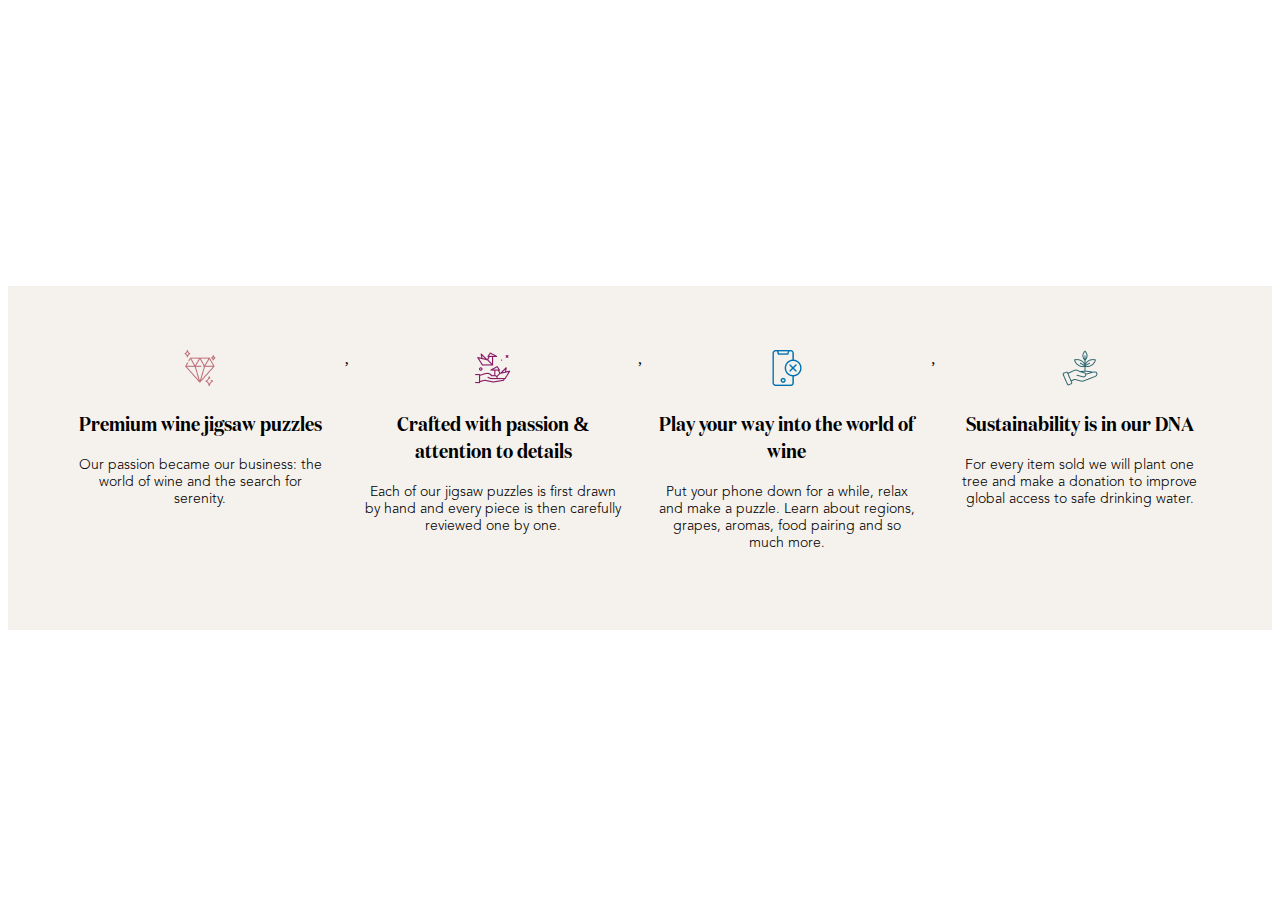
<file: task_four/index.html>
<!DOCTYPE html>
<html lang="en">
<head>
    <meta charset="UTF-8">
    <meta http-equiv="X-UA-Compatible" content="IE=edge">
    <meta name="viewport" content="width=device-width, initial-scale=1.0">
    <link rel="stylesheet" href="style.css">
    <title>Document</title>
</head>
<body>
    <div id="root"></div>
    <script src="script.js"></script>
</body>
</html>
</file>
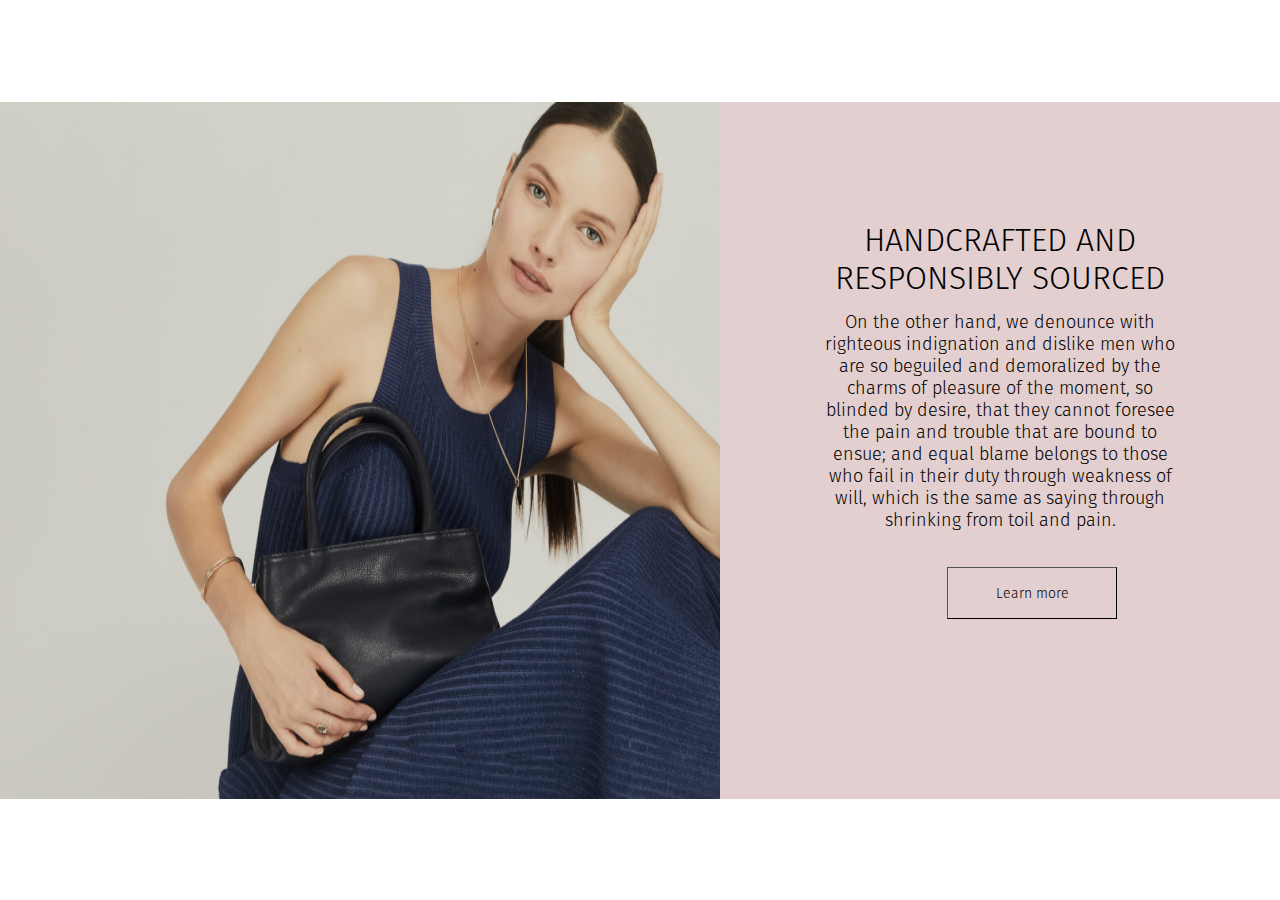
<file: task_one/index.html>
<!DOCTYPE html>
<html lang="en">
<head>
    <meta charset="UTF-8">
    <meta http-equiv="X-UA-Compatible" content="IE=edge">
    <link rel="stylesheet" href="styles.css">
    <meta name="viewport" content="width=device-width, initial-scale=1.0">
    <title>Document</title>
</head>
<body>
    <div class="block">
        <img src="./public/img.png">
        <div class="text">
            <h1 class="title">Handcrafted and Responsibly Sourced</h1>
            <p class="paragraf">On the other hand, we denounce with righteous indignation and dislike men who are so beguiled and demoralized by the charms of pleasure of the moment, so blinded by desire, that they cannot foresee the pain and trouble that are bound to ensue; and equal blame belongs to those who fail in their duty through weakness of will, which is the same as saying through shrinking from toil and pain. </p>
            <p class="hidden">On the other hand, we denounce with righteous indignation and dislike men who are so beguiled and demoralized by the charms of pleasure of the moment, so blinded by desire, that they cannot foresee the pain and trouble that are bound to ensue; and equal blame belongs to those who fail in their duty through weakness of will, which is the same as saying through shrinking from toil and pain. </p>
            <button class="learn-more">Learn more</button>
        </div>
    </div>
    <script src="script.js"></script>
</body>
</html>
</file>
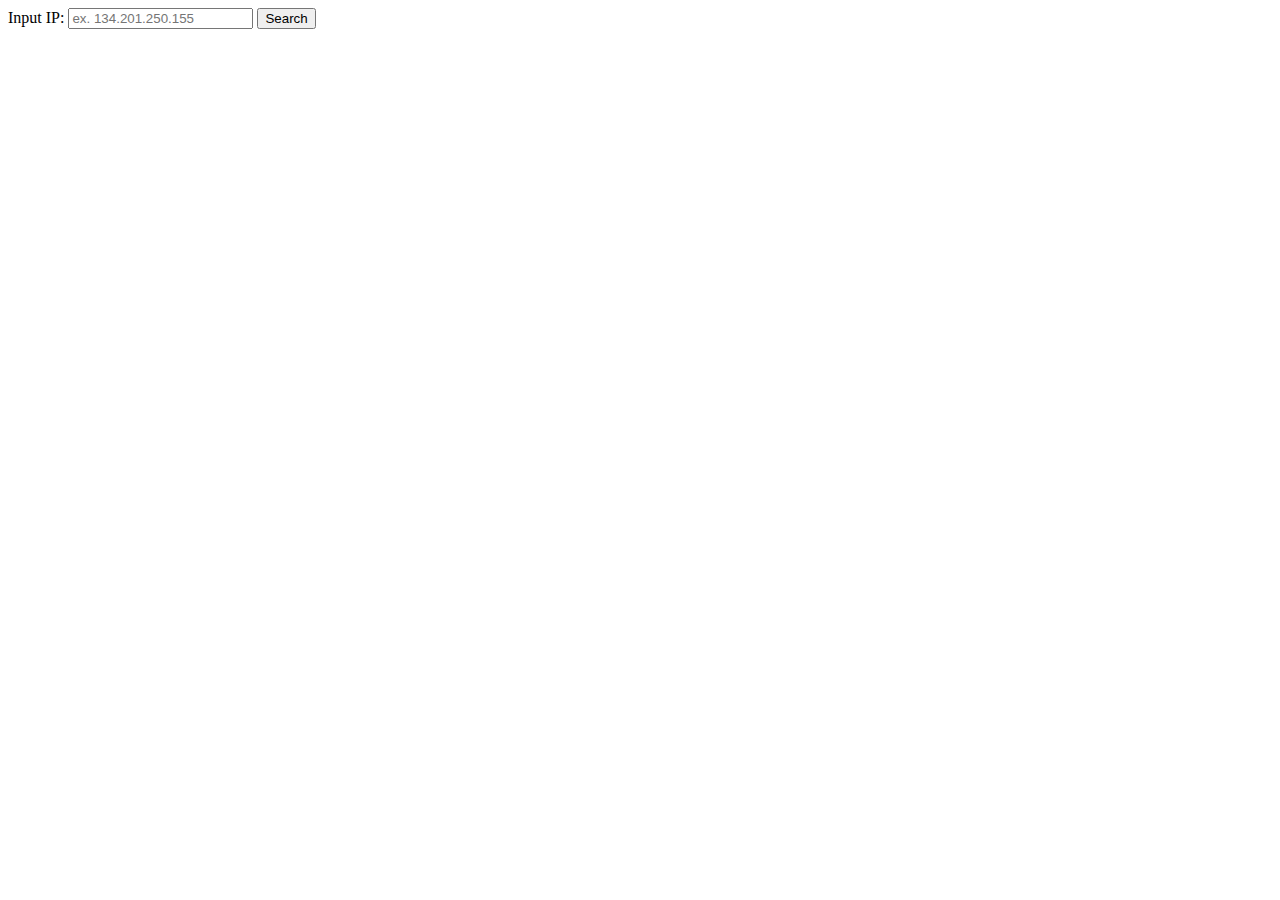
<file: task_three/index.html>
<!DOCTYPE html>
<html lang="en">
<head>
    <meta charset="UTF-8">
    <meta http-equiv="X-UA-Compatible" content="IE=edge">
    <meta name="viewport" content="width=device-width, initial-scale=1.0">
    <title>Document</title>
</head>
<body>
    <label>Input IP: </label>
    <input type="text" id="location" placeholder="ex. 134.201.250.155">
    <button id="search">Search</button>
    <p id="country"></p>
    <script src="script.js"></script>
</body>
</html>
</file>
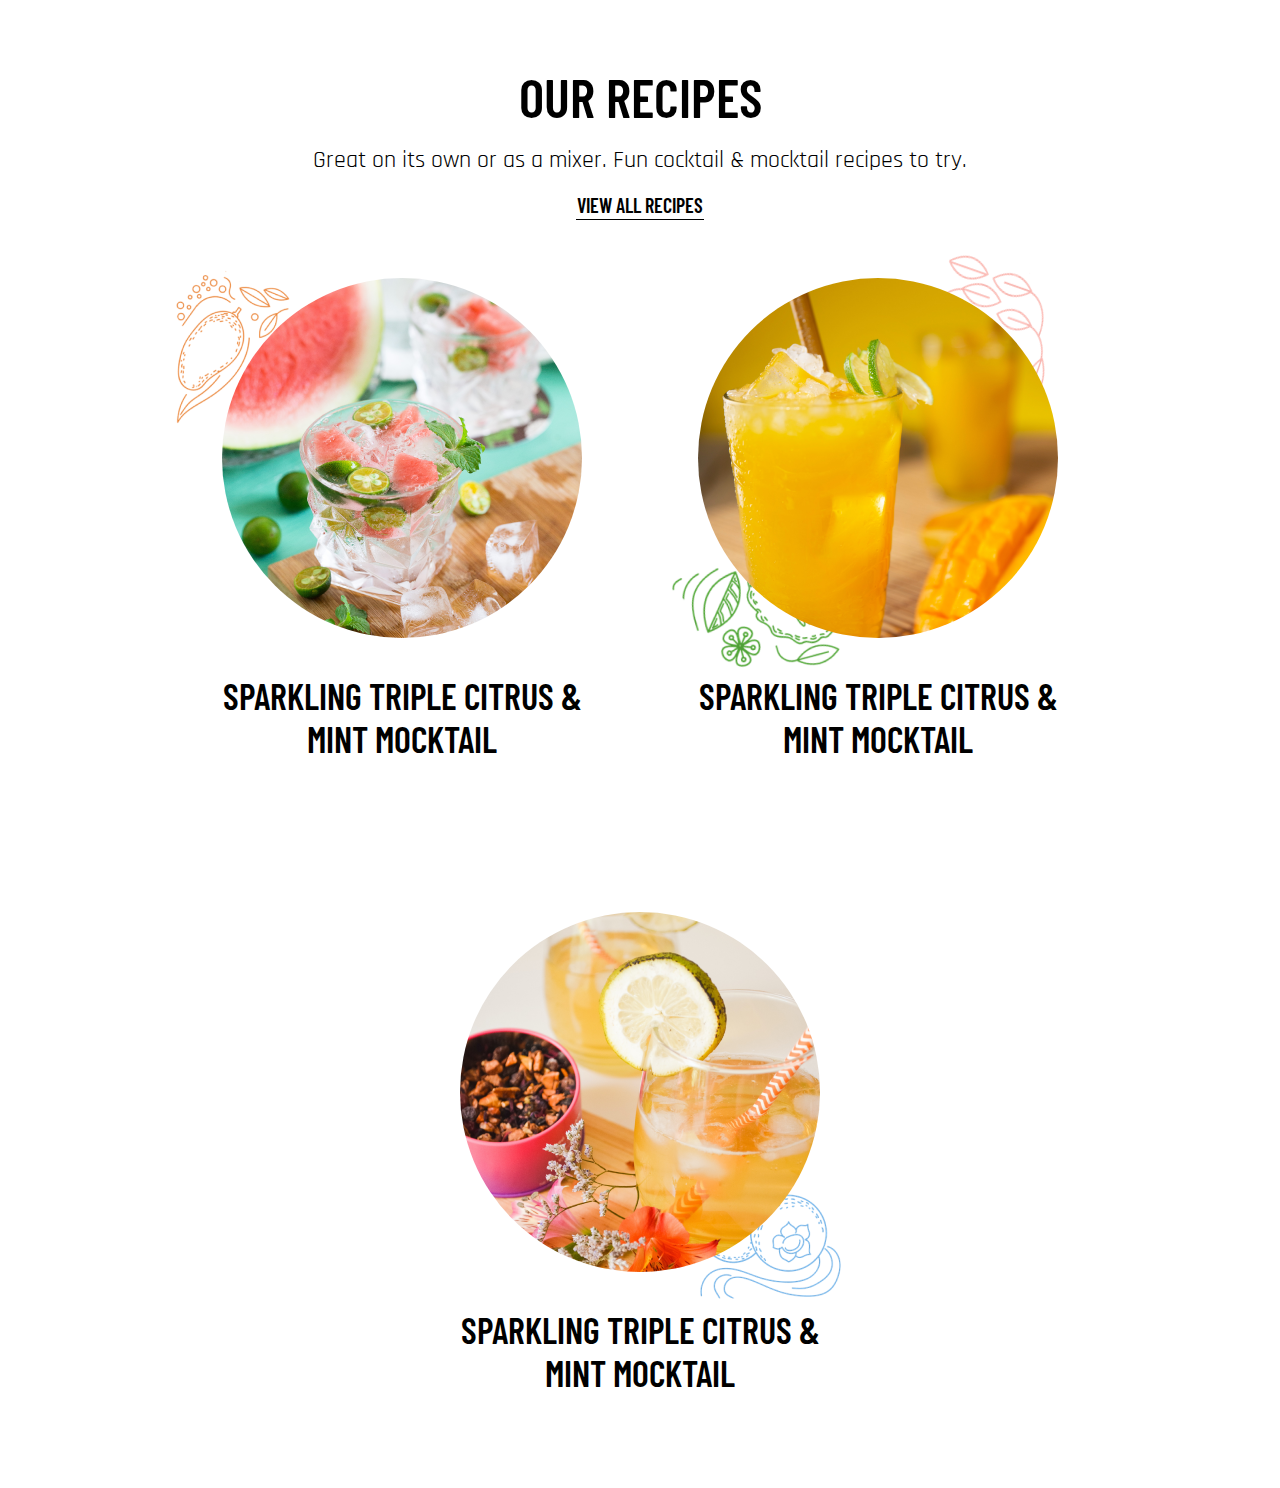
<file: task_two/index.html>
<!DOCTYPE html>
<html lang="en">
<head>
    <meta charset="UTF-8">
    <meta http-equiv="X-UA-Compatible" content="IE=edge">
    <meta name="viewport" content="width=device-width, initial-scale=1.0">
    <link rel="stylesheet" href="style.css">
    <title>Document</title>
</head>
<body>
    <div class="container">
        <div class="block">
            <div class="header">
                <h1 class="title">OUR Recipes</h1>
                <p class="description">Great on its own or as a mixer. Fun cocktail & mocktail recipes to try.</p>
                <p class="all-recipes">View all recipes</p>
                <span></span>
            </div>
            <div class="articles">
                <div class="article">
                    <img src="./public/image_1.png" class="profile">
                    <p class="profile-title">Sparkling Triple Citrus & Mint Mocktail</p>
                    <img src="./public/image_4.png" class="img-one">
                </div>
                <div class="article">
                    <img src="./public/image_2.png" class="profile">
                    <p class="profile-title">Sparkling Triple Citrus & Mint Mocktail</p>
                    <img src="./public/image_5.png" class="img-two-first">
                    <img src="./public/image_6.png" class="img-two-second">
                </div>
                <div class="article">
                    <img src="./public/image_3.png" class="profile">
                    <p class="profile-title">Sparkling Triple Citrus & Mint Mocktail</p>
                    <img src="./public/image_7.png" class="img-three">
                </div>
            </div>
        </div>
    </div>
</body>
</html>
</file>
<file: task_four/style.css>
@font-face {
    font-family: Avenir;
    src: url("./public/font/Avenir\ LT\ Std\ 35\ Light.otf");
}

@font-face {
    font-family: Domaine;
    src: url("./public/font/TestDomaineDisplayNarrow-Semibold.otf");
}

body{
    display: flex;
    justify-content: center;
    height: 100vh;
    align-items: center;
}
#root{
    display: flex;
    width: 1312px;
    height: 280px;
    justify-content: space-between;
    text-align: center;
    background: #F5F1EC;
    padding: 64px 64px 0 64px;
}
.block{
    width: 256px;
}
.title{
    font-family: Domaine;
    font-weight: 600;
    font-size: 20px;
}
.text{
    font-family: Avenir;
    font-weight: 300;
    font-size: 14px;
}
img{
    
}
</file>
<file: task_one/styles.css>
@font-face {
    font-family: Fira Sans;
    src: url("./public/fira-sans/FiraSans-Light.otf");
}

body{
    margin: 0;
    display: flex;
    justify-content: center;
    align-items: center;
    height: 100vh;
}

.block{
    width: 1440px;
    display: flex;
    background-color: #E3CFCF;
}
.text{
    margin: 119px 104px 0 104px;
    text-align: center;
    position: relative;
}
.title{
    font-family: Fira Sans;
    font-weight: 275;
    font-size: 32px;
    text-transform: uppercase;
    margin: 0;
}
p{
    font-family: Fira Sans;
    font-weight: 300;
    font-size: 18px;
    margin: 14px 0 24px 0;
}
.learn-more{
    background-color: inherit;
    border-width: 1px;
    width: 170px;
    height: 52px;
    font-family: Fira Sans;
    font-weight: 500;
    font-size: 14px;
    cursor: pointer;
    position: absolute;
    top: 60%;
    left: 35%;
}
.hidden{
    color: transparent;
}
.active{
    color: black;
    transition: ease-in-out 700ms;
}

@media (max-width: 375px) {
    body{
        height: auto;
        background-color: #E3CFCF;
    }
    .block{
        flex-direction: column;
    }
    img{
        width: 375px;
        height: 300px;
    }
    .text{
        margin: 62px 16px 0 16px;
    }
    .title{
        font-size: 24px;
    }
    p{
        font-size: 16px;
    }
    .learn-more{
        width: 110px;
        height: 48px;
        font-size: 12px;
    }

}
</file>
<file: task_two/style.css>
@font-face {
    font-family: Barlow_Condensed;
    src: url("./public/Barlow_Condensed/BarlowCondensed-SemiBold.ttf");
}

@font-face {
    font-family: Rajdhani;
    src: url("./public/Rajdhani/Rajdhani-Regular.ttf");
}
body{
    margin: 0;
}
.container{
    width: 100%;
    display: flex;
    justify-content: center;
}
.block{
    display: flex;
    max-width: 1440px;
    text-align: center;
    flex-direction: column;
    align-items: center;
}
.header{
    display: flex;
    flex-direction: column;
    align-items: center;
    margin-top: 64px;
}
.title{
    font-family: Barlow_Condensed;
    font-weight: 600;
    font-size: 54px;
    text-transform: uppercase;
    margin: 0;
}
.description{
    font-family: Rajdhani;
    font-weight: 400;
    font-size: 24px;
    margin: 16px;
}
.all-recipes{
    font-family: Barlow_Condensed;
    font-weight: 600;
    font-size: 20px;
    text-transform: uppercase;
    margin: 2px;
}
span{
    display: block;
    width: 128px;
    height: 1px;
    background-color: black;
}

.articles{
    display: flex;
    flex-wrap: wrap;
    justify-content: center;
}
.article{
    display: flex;
    width: 360px;
    flex-direction: column;
    align-items: center;
    margin: 58px;
    position: relative;
}
.profile{
    width: 360px;
    height: 360px;
    border-radius: 100%;
    z-index: 1;
}
.profile-title{
    font-family: Barlow_Condensed;
    font-weight: 600;
    font-size: 36px;
    text-transform: uppercase;
}
.img-one{
    position: absolute;
    left: -37%;
    top: -10%;
}
.img-two-first{
    position: absolute;
    left: -18%;
    bottom: 15%;
}
.img-two-second{
    position: absolute;
    right: -12%;
    top: -9%;
}
.img-three{
    position: absolute;
    right: -13%;
    bottom: 16%;
}

@media (max-width: 375px) {
    .container{
        width: 375px;
    }
    .title{
        font-size: 36px;
    }
    .description{
        font-size: 20px;
        width: 343px;
    }
    .all-recipes{
        font-size: 18px;
    }
    span{
        width: 115px;
    }
    .articles{
        width: 304px;
    }
    .article{
        margin: 0;
        margin-top: 32px;
    }
    .profile{
        width: 304px;
        height: 304px;
    }
    .img-one{
        width: 196px;
        height: 159px;
        left: -24%;
        top: -7%;
    }
    .img-two-first{
        width: 196px;
        height: 159px;
        left: -24%;
        bottom: 12%;
    }
    .img-two-second{
        width: 196px;
        height: 159px;
        top: -10%;
    }
    .img-three{
        width: 196px;
        height: 159px;
        bottom: 10%;
    }
    .profile-title{
        font-size: 24px;
    }
  }
</file>
